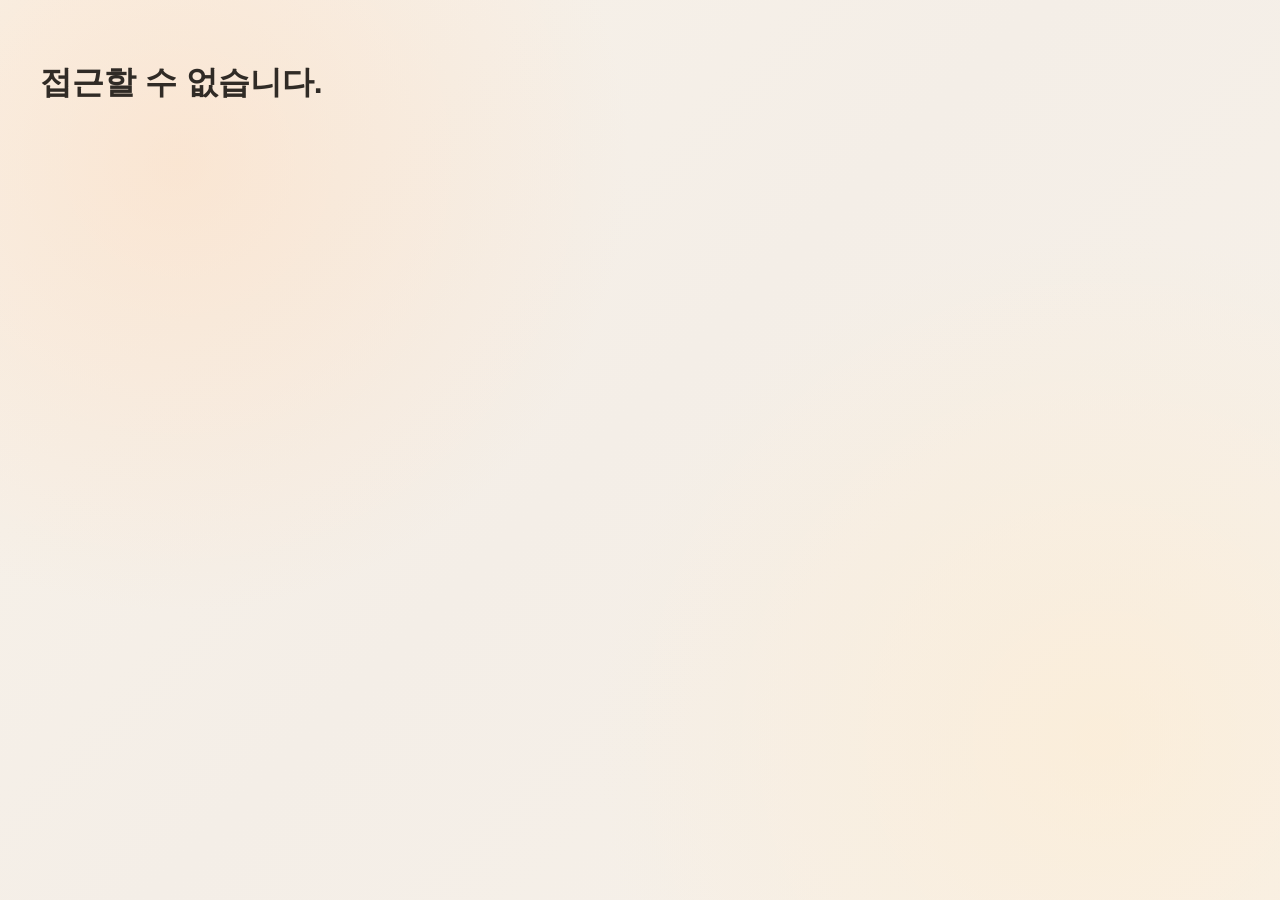
<file: admin.html>
<!DOCTYPE html>
<html lang="ko">

<head>
    <meta charset="UTF-8" />
    <meta name="viewport" content="width=device-width, initial-scale=1.0" />
    <title>Lecture Admin</title>

    <link rel="stylesheet" href="style.css" />
</head>

<body class="admin-page">

    <main class="admin-wrap">

        <h1>Lecture Control</h1>

        <section>
            <h2>슬라이드 목록</h2>

            <div id="slide-list"></div>
        </section>


        <section class="admin-question-section">
        
            <h2>질문 답변</h2>
        
            <div id="answer-list"></div>
        
        </section>

        <section class="admin-reset-section">
            <button id="reset-answers-button">
                답변 데이터 초기화
            </button>
        </section>

        <section class="admin-status-section">
        
            <h2>강의 상태</h2>
        
            <div class="admin-status-controls">
        
                <button id="set-live-button" type="button" class="admin-status-button">
                    LIVE
                </button>
        
                <button id="set-ended-button" type="button" class="admin-status-button">
                    종료
                </button>
        
            </div>
        
            <p id="lecture-status-text" class="admin-status-text">
                현재 상태 확인 중...
            </p>
        
        </section>

    </main>

    <script src="data/content.js"></script>
    <script src="js/admin.js"></script>

</body>

</html>
</file>
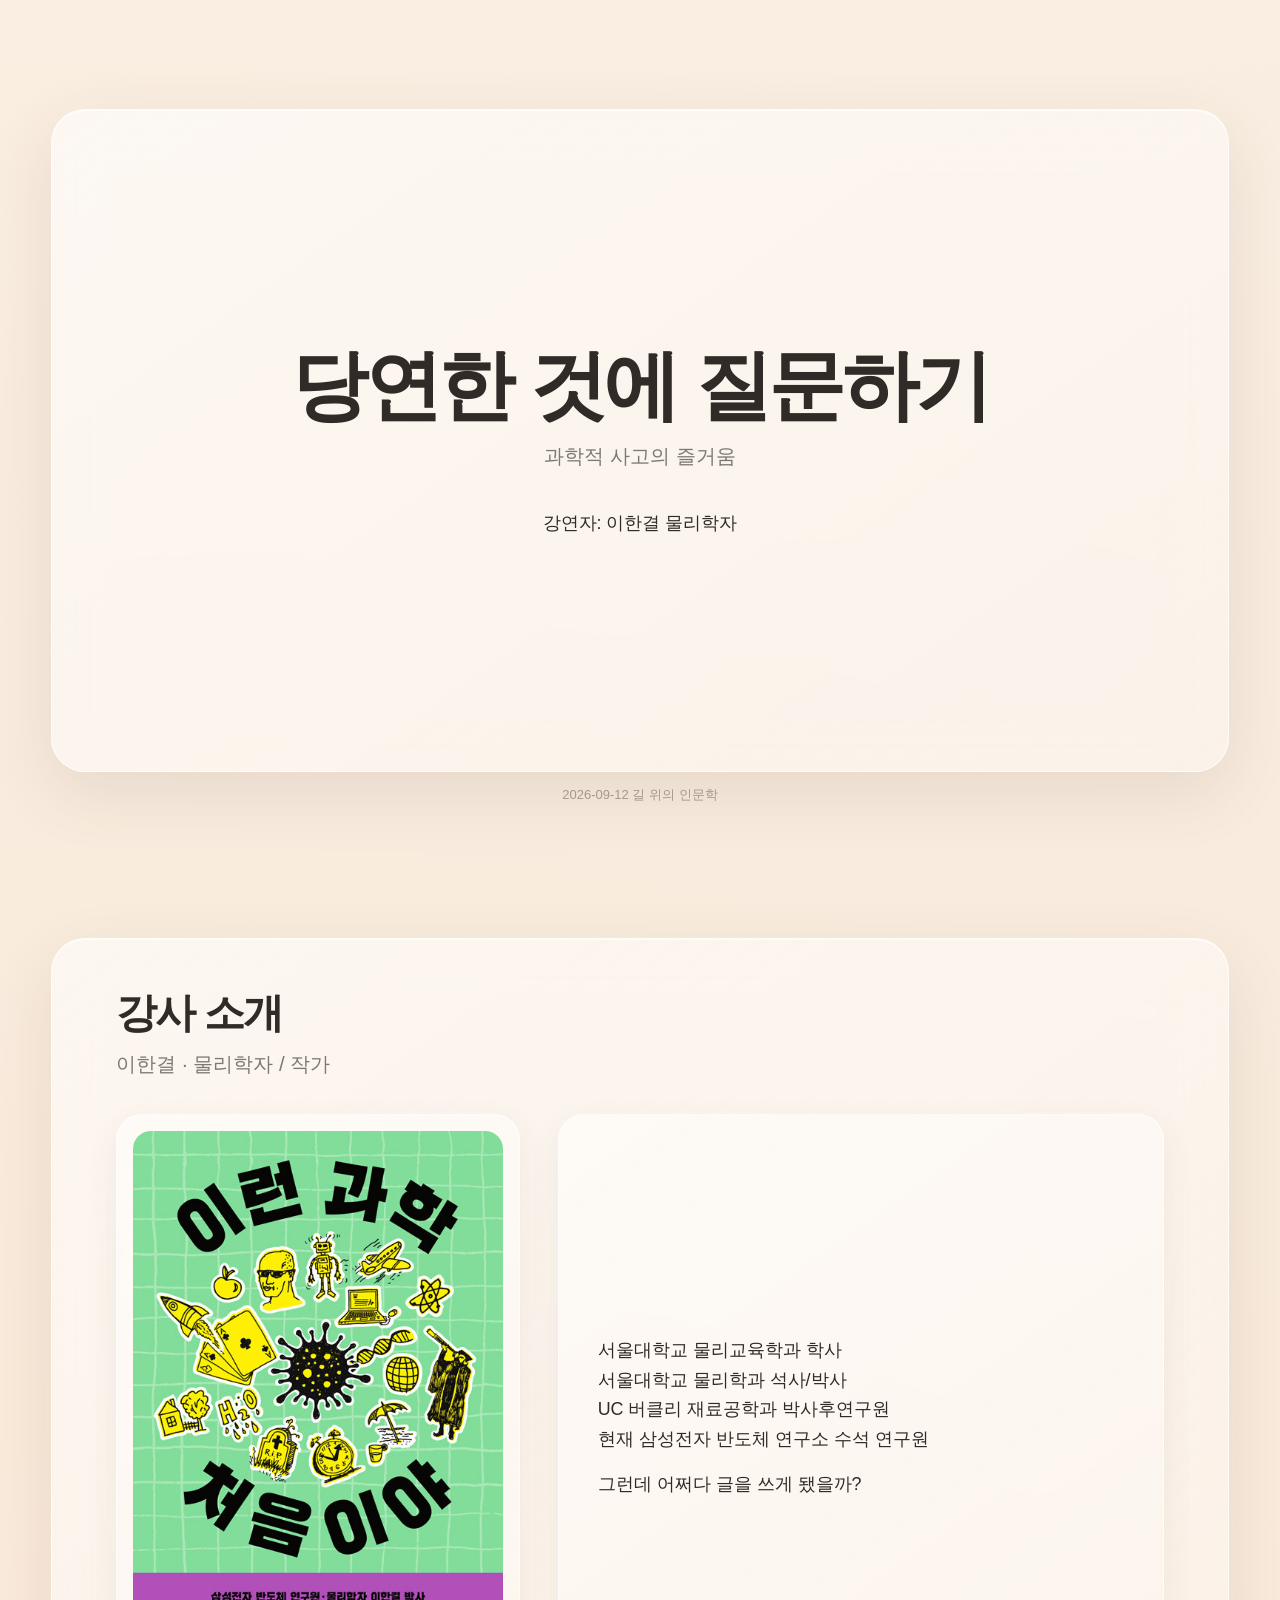
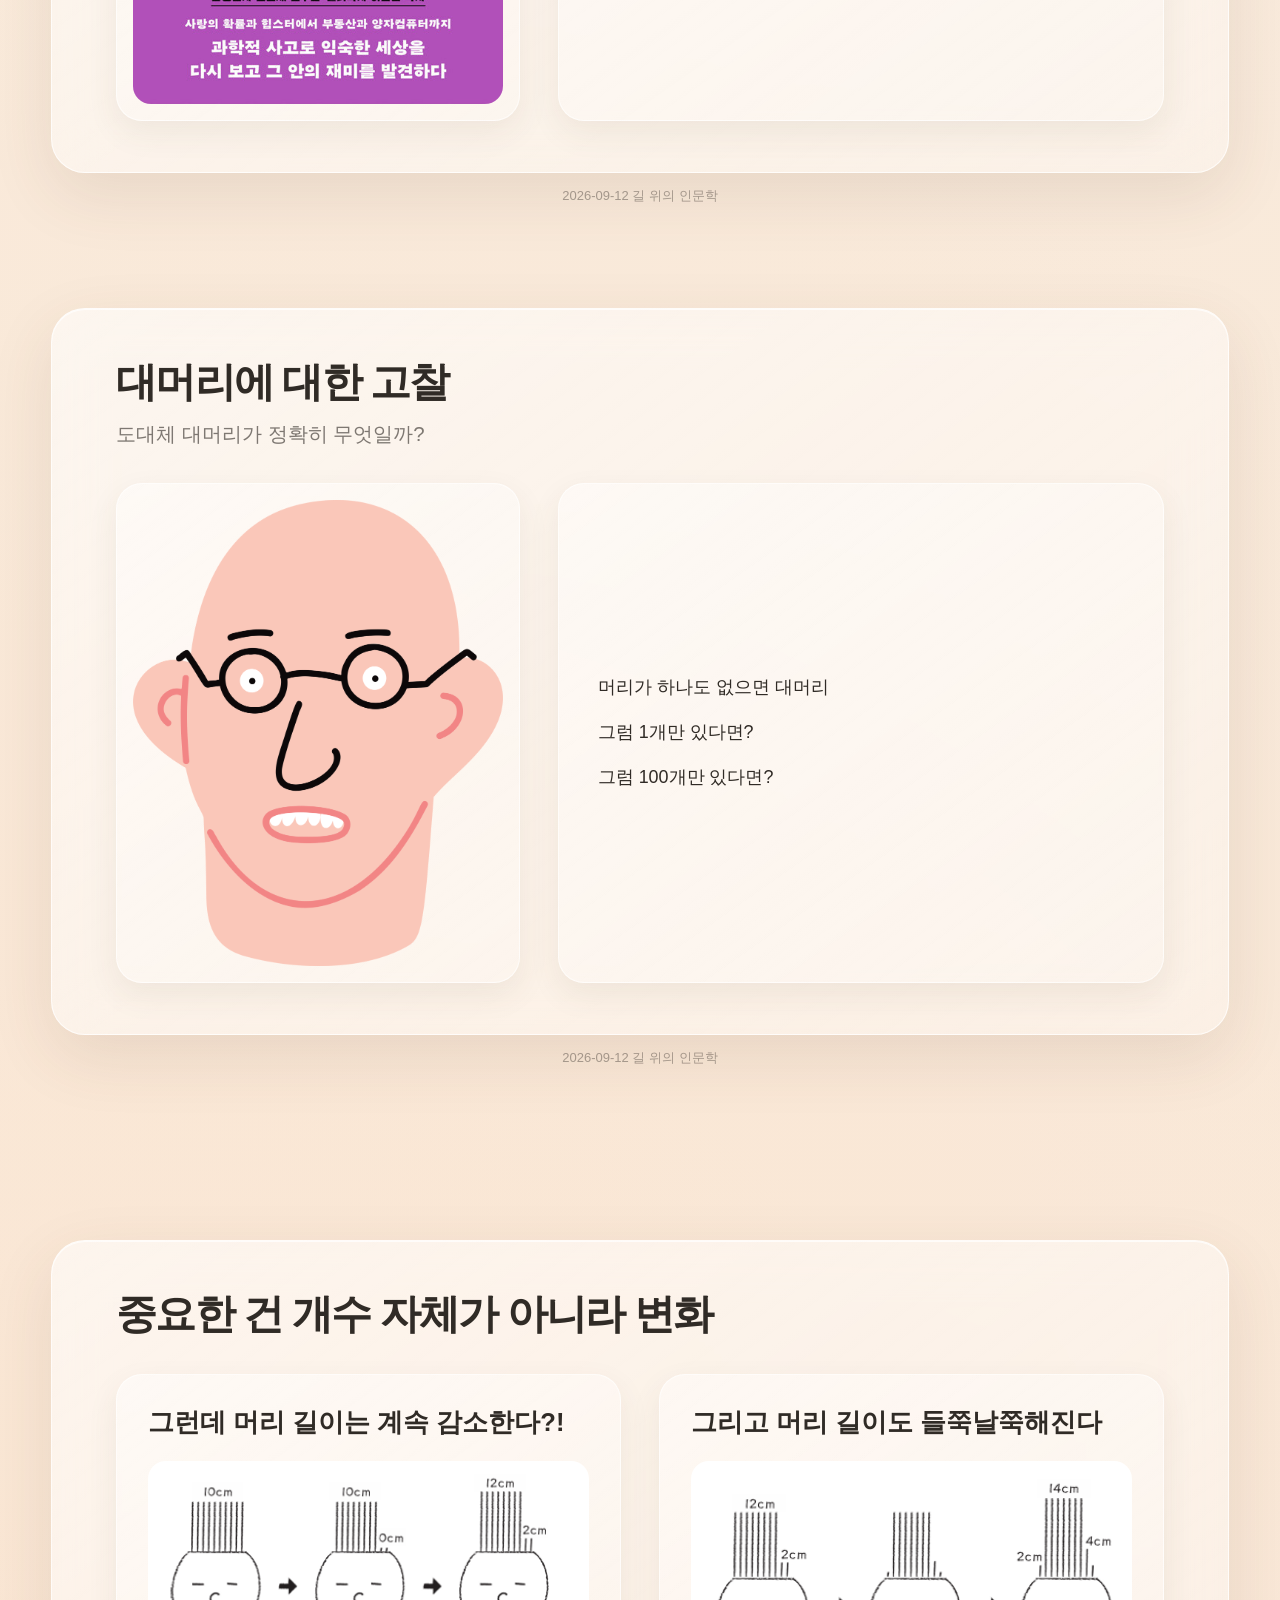
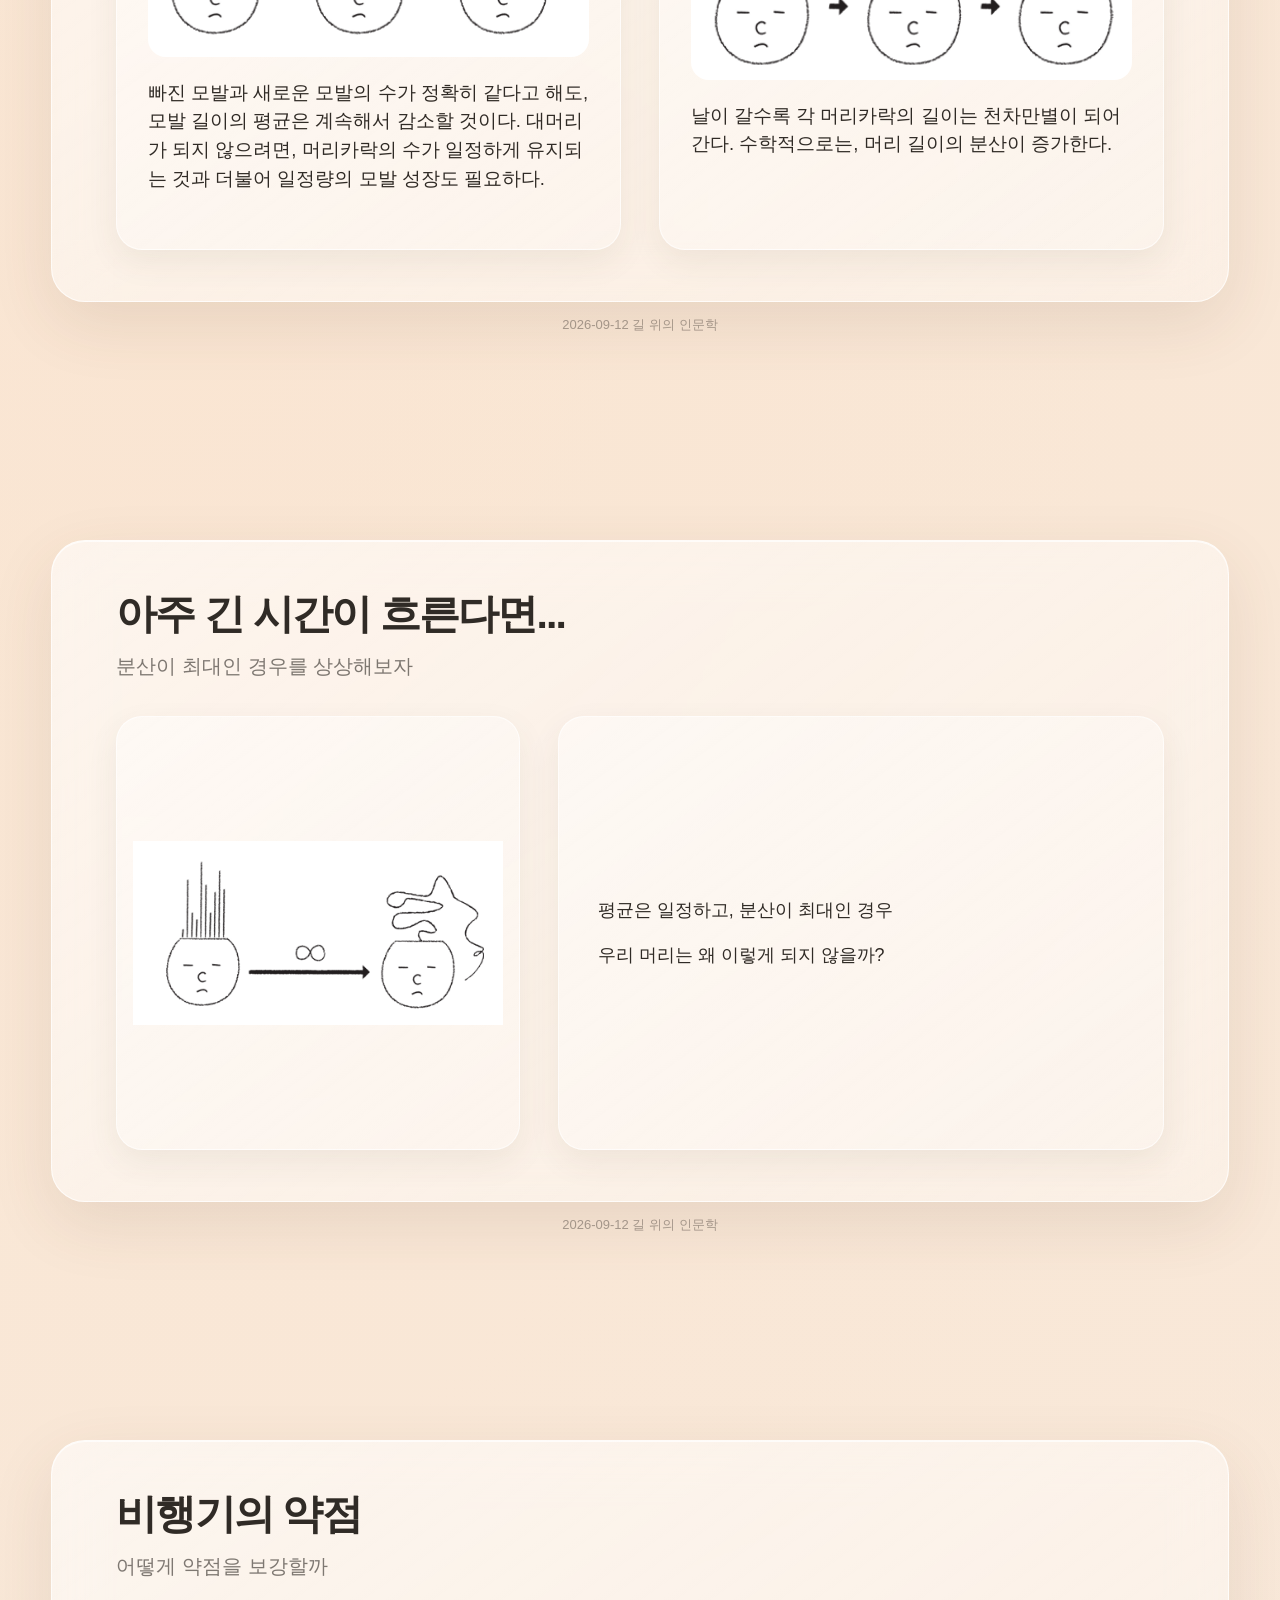
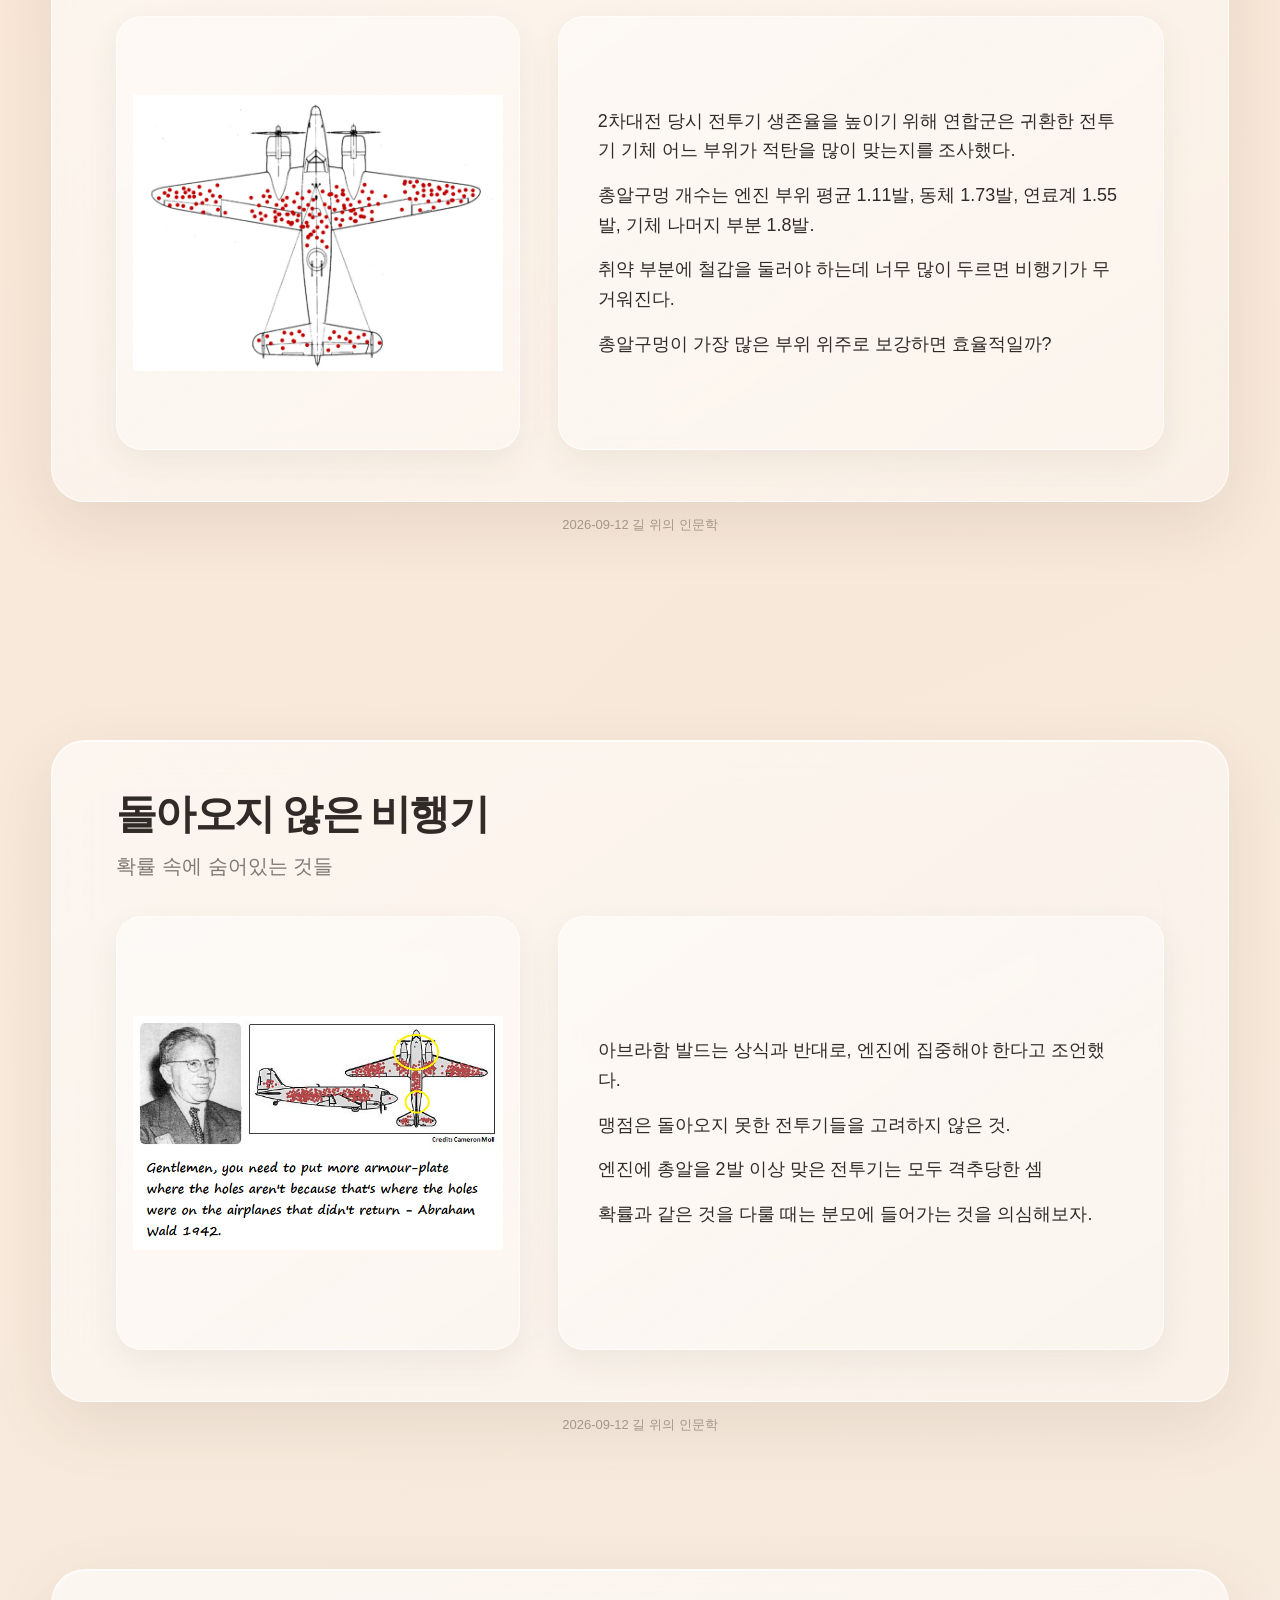
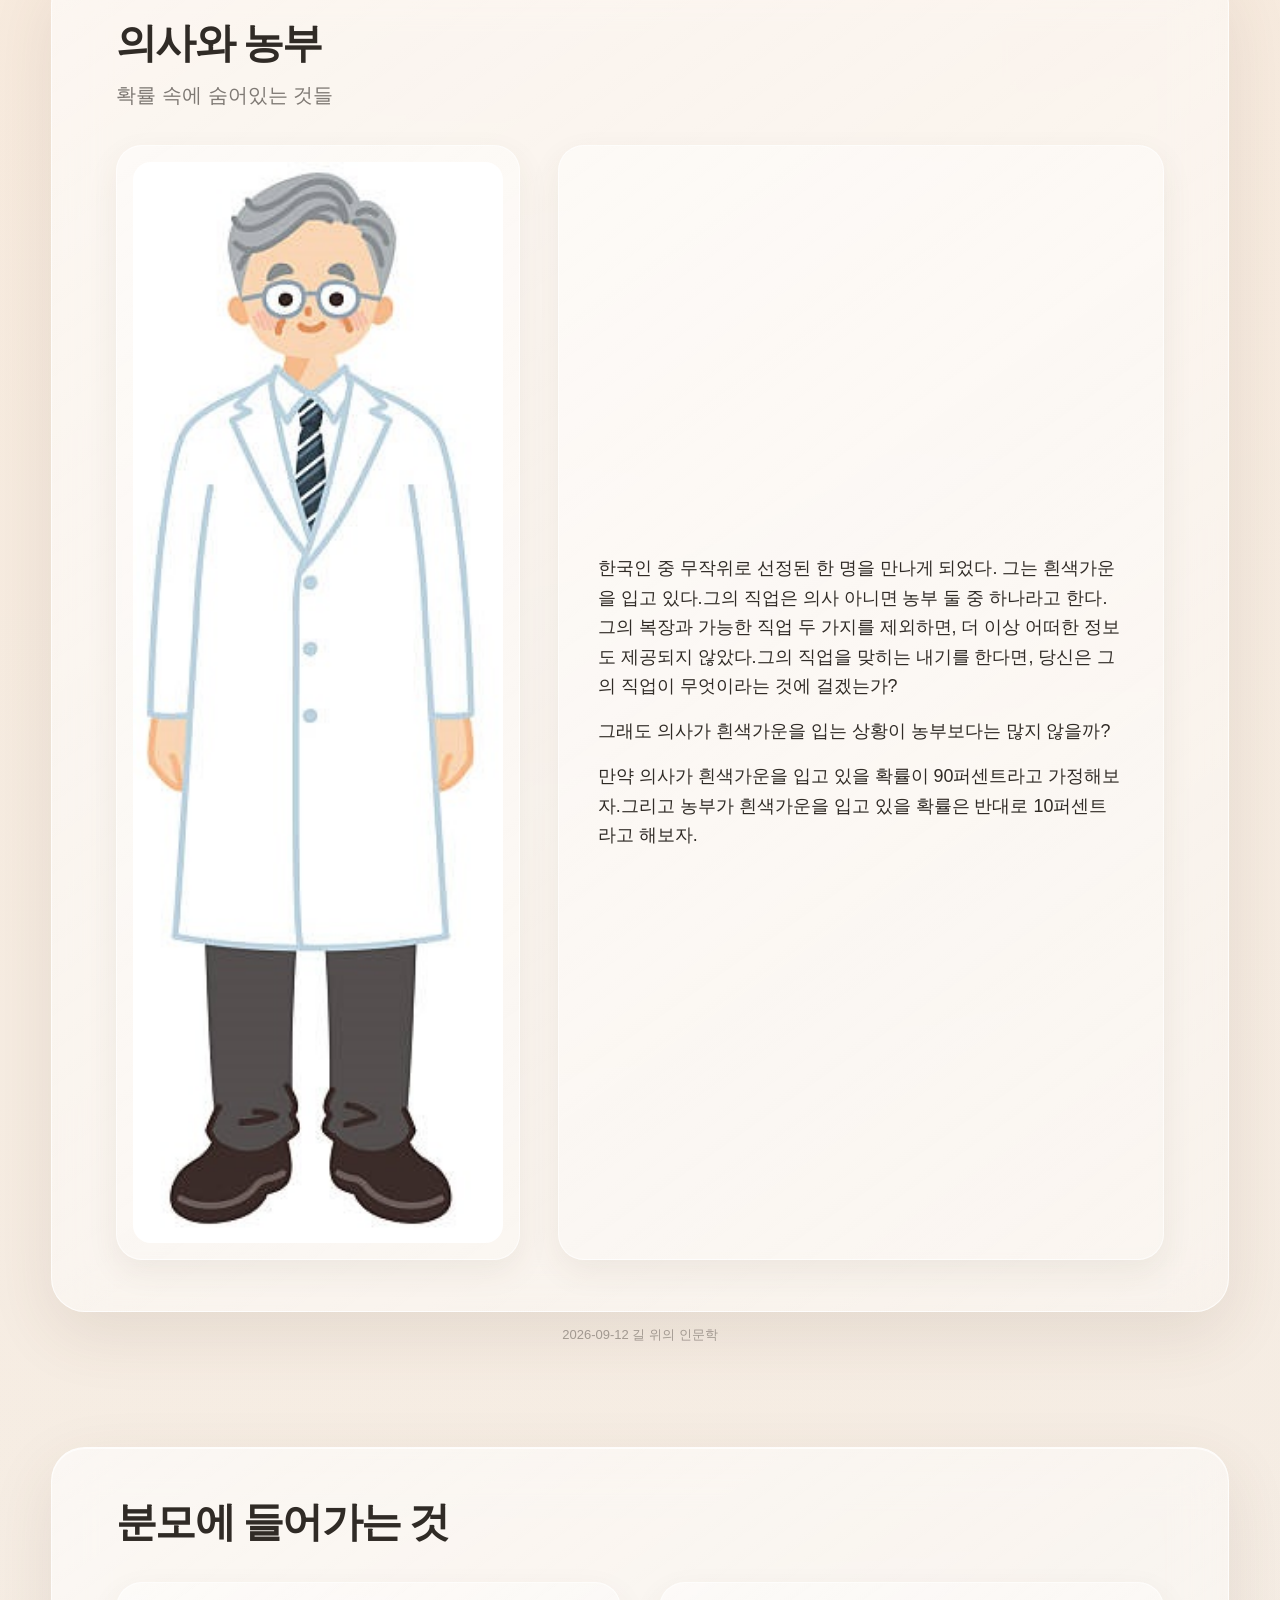
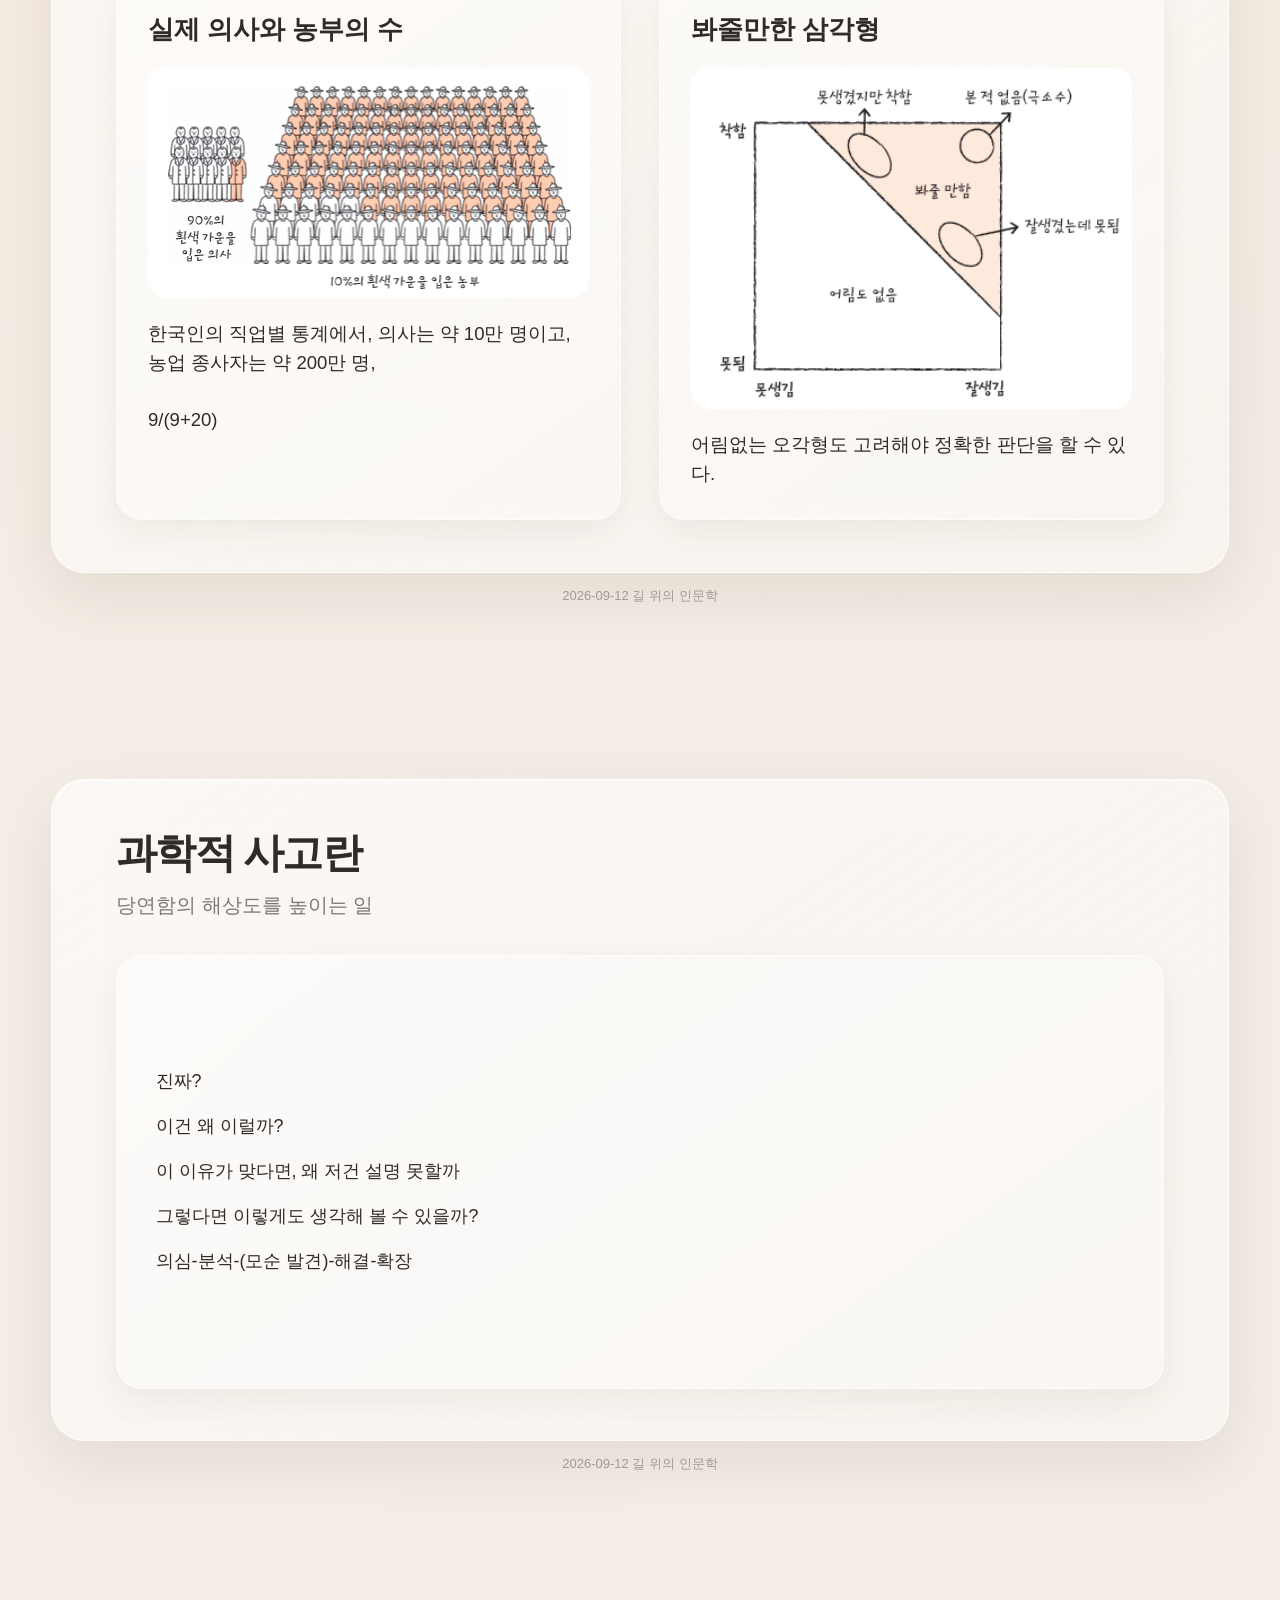
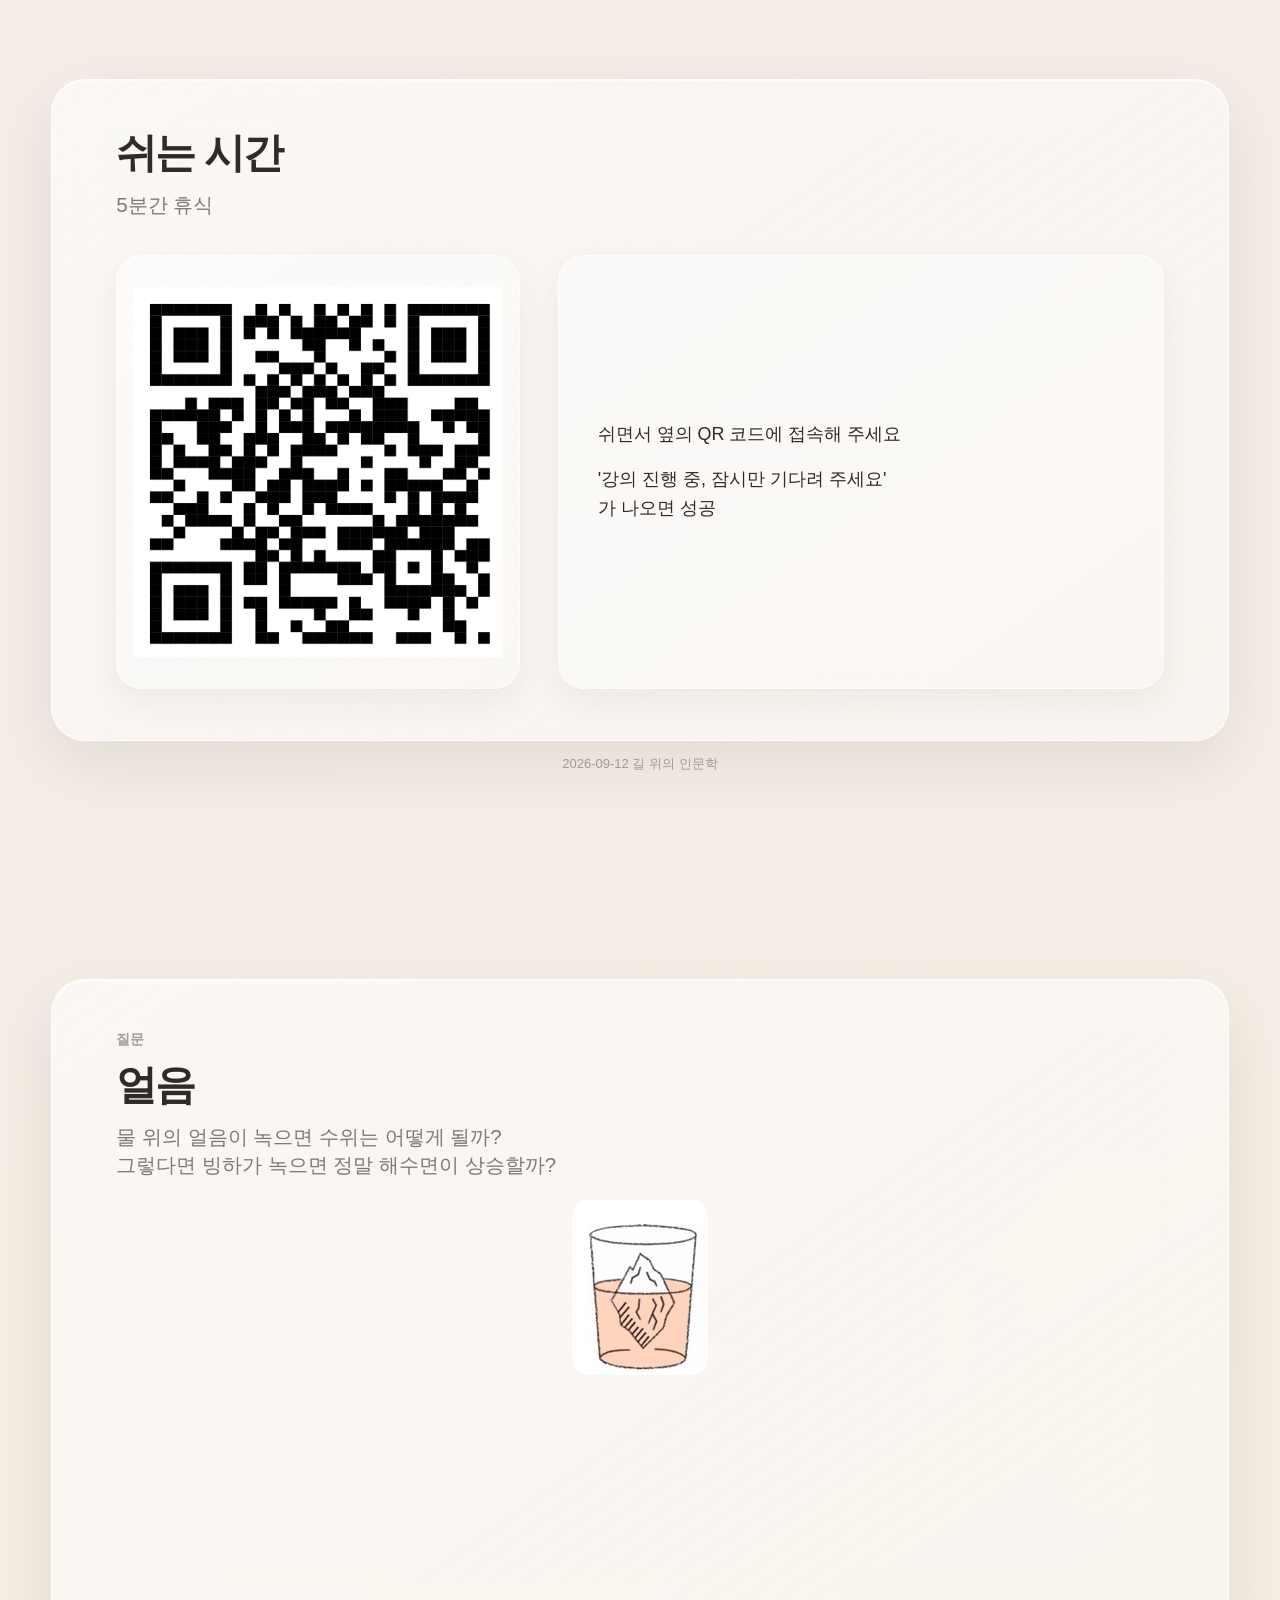
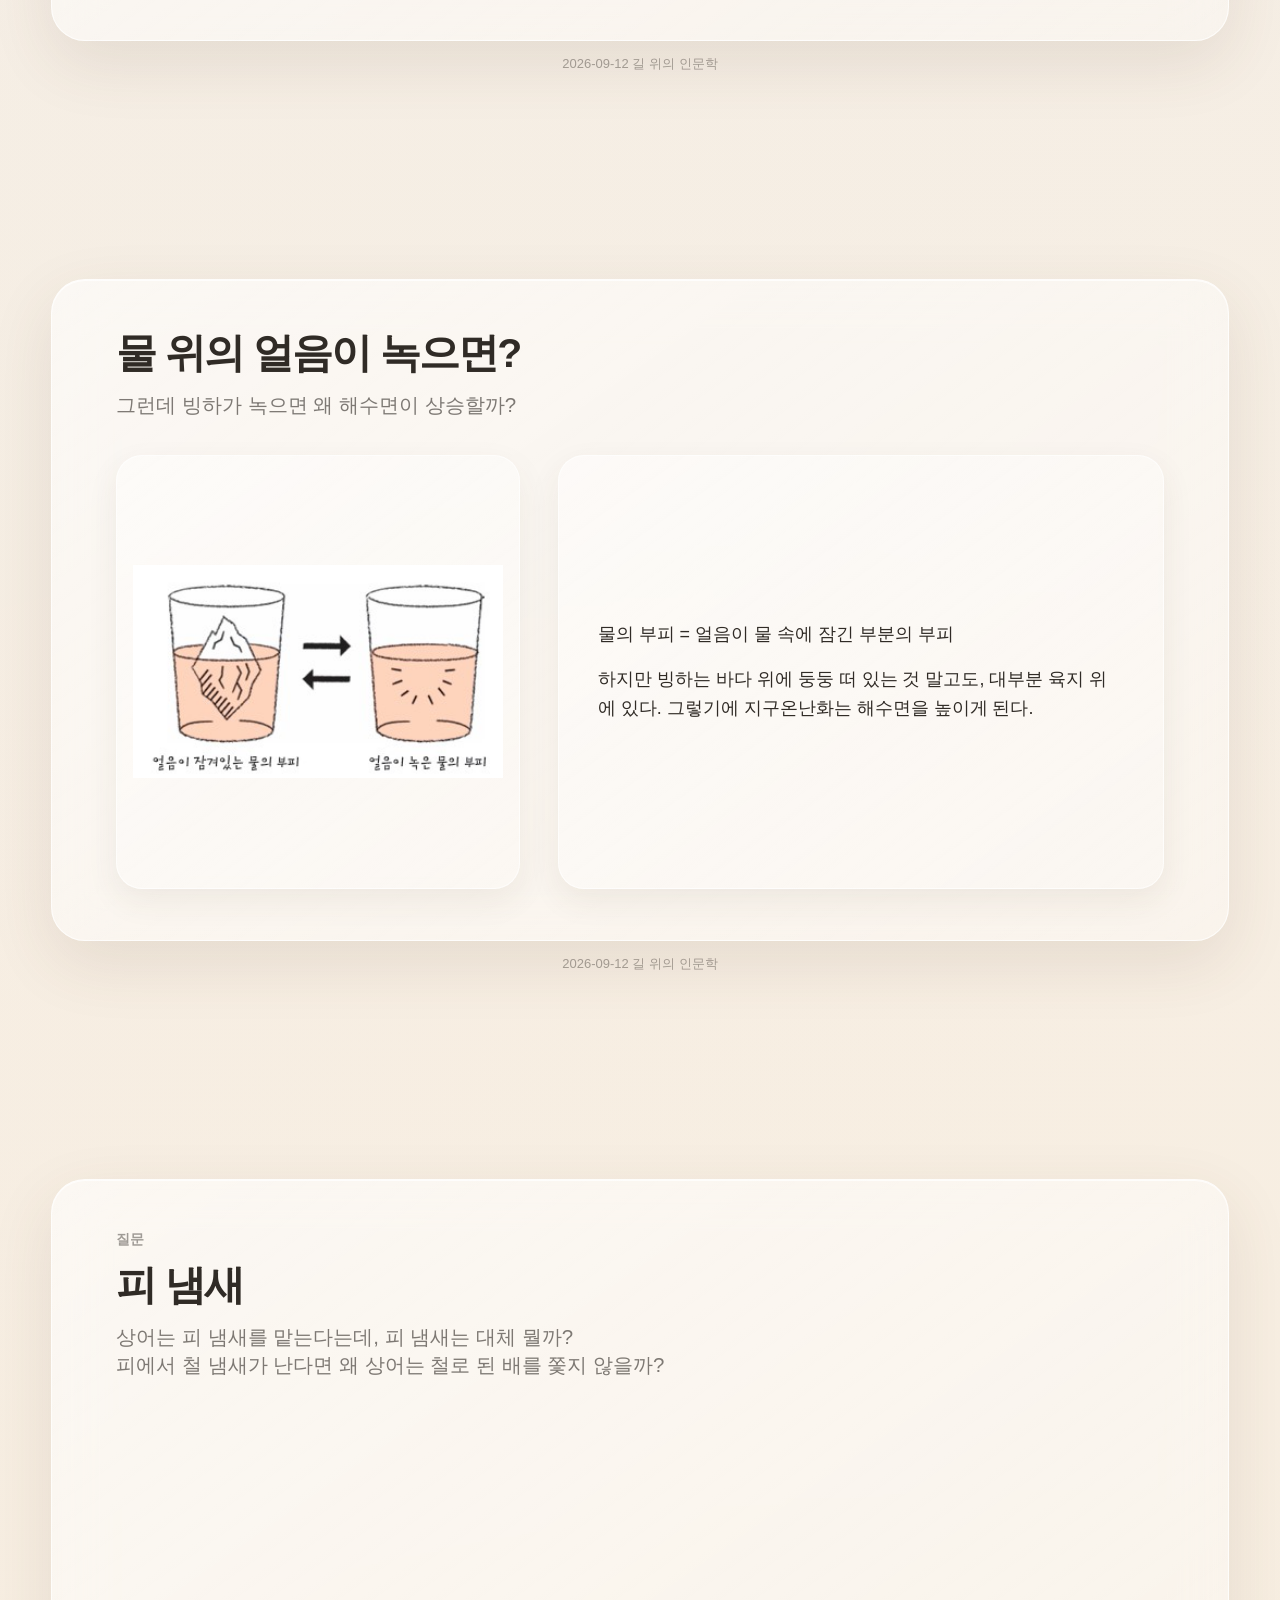
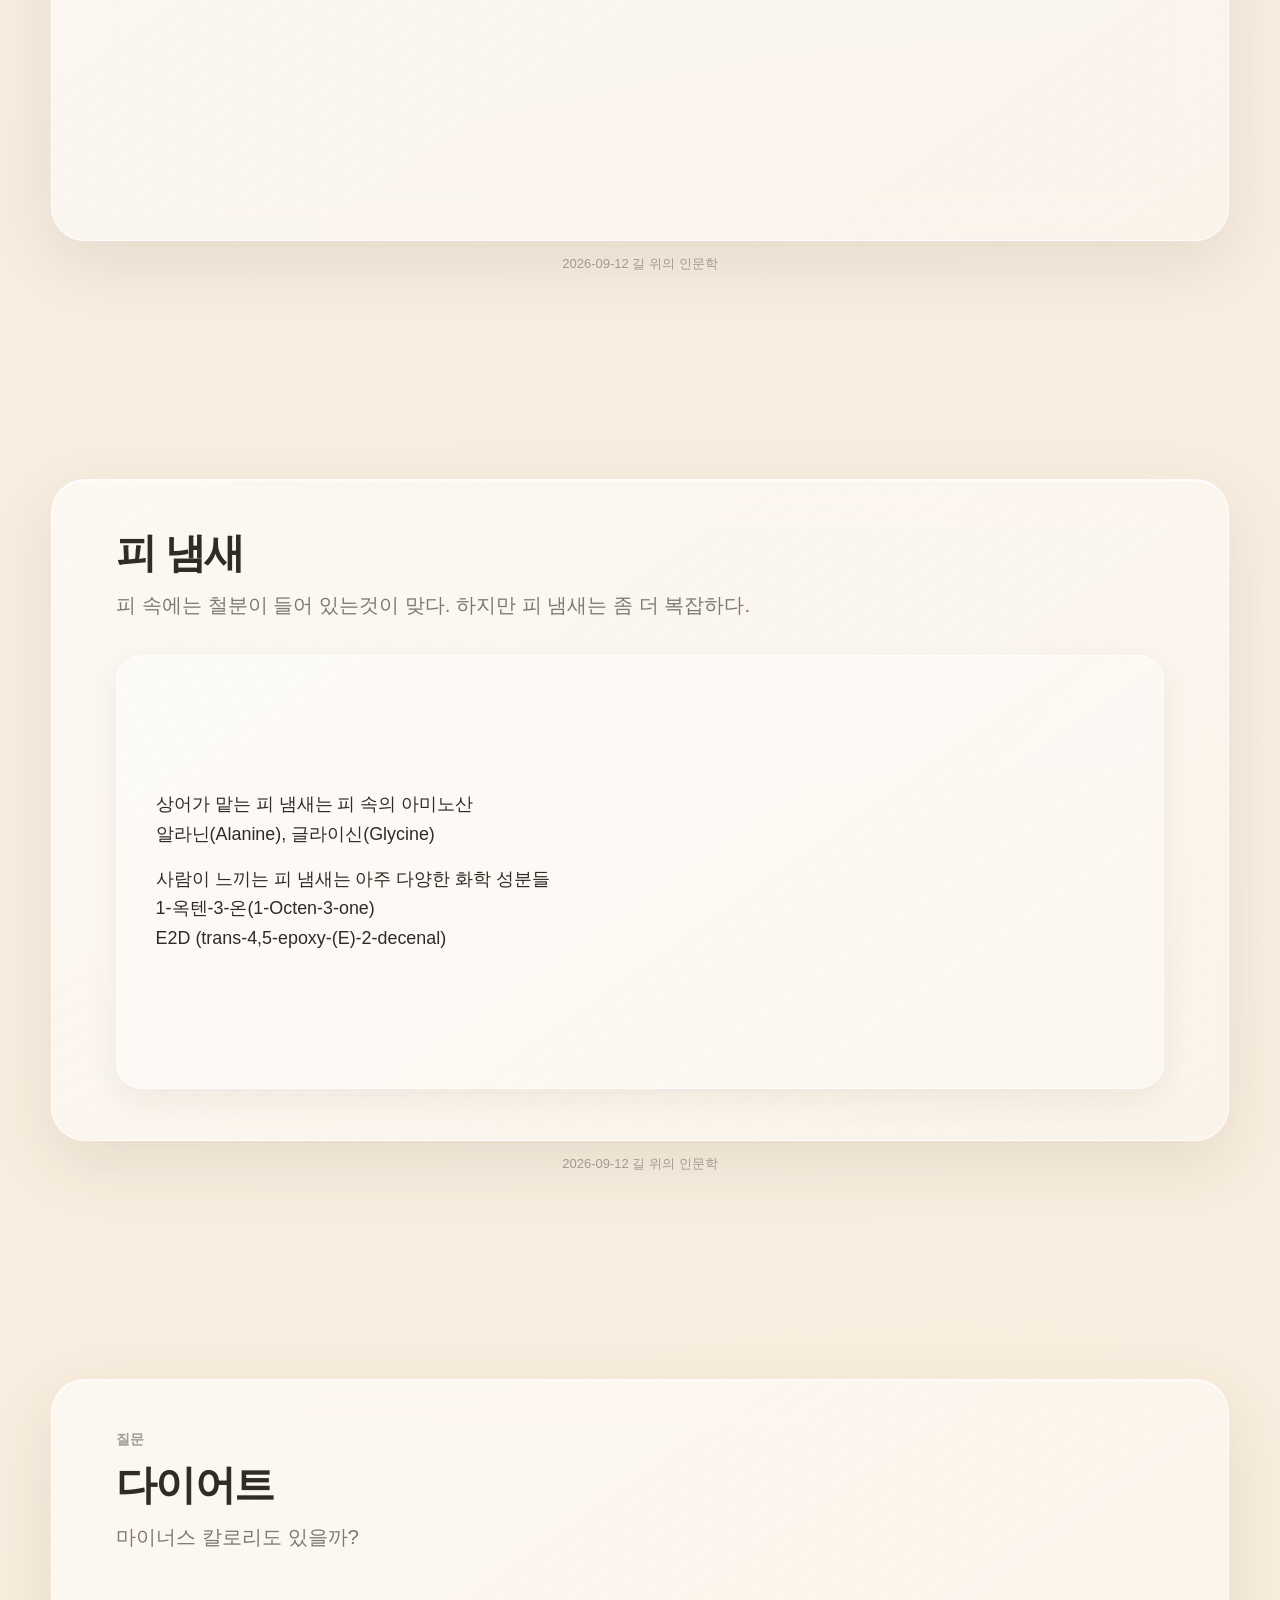
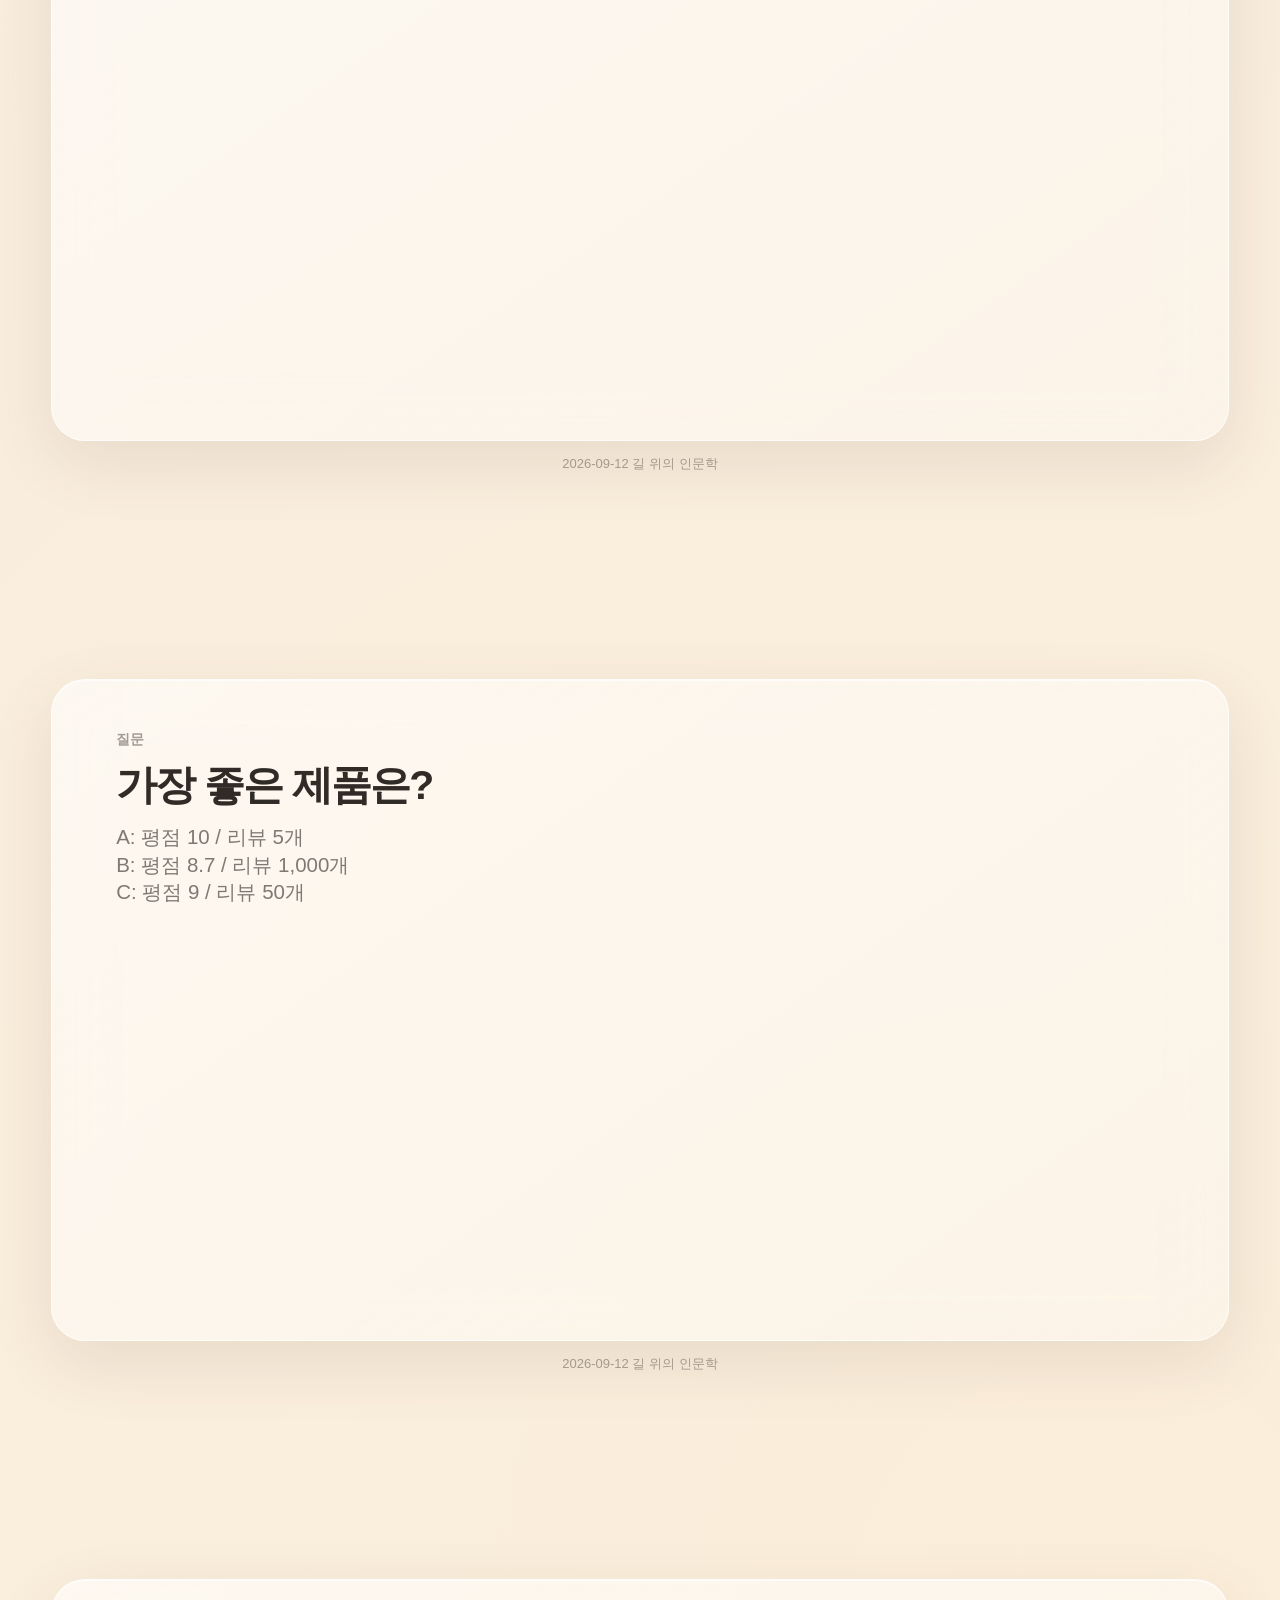
<file: backup.html>
<!DOCTYPE html>
<html lang="ko">

<head>
    <meta charset="UTF-8" />
    <meta name="viewport" content="width=device-width, initial-scale=1.0" />

    <title>강의자료 백업</title>

    <link rel="stylesheet" href="style.css" />
</head>

<body class="backup-page">

    <main id="backup-root"></main>

    <script src="data/content.js"></script>
    <script src="js/backup.js"></script>

</body>

</html>
</file>
<file: style.css>
/* --------------------------------
   Base
-------------------------------- */

* {
    box-sizing: border-box;
}

html,
body {
    margin: 0;
    width: 100%;
    min-height: 100%;
}

body {
    min-height: 100vh;

    font-family:
        -apple-system,
        BlinkMacSystemFont,
        "Segoe UI",
        "Pretendard",
        sans-serif;

    color: #302b26;

    background:
        radial-gradient(circle at 14% 18%,
            rgba(255, 214, 180, 0.42),
            transparent 34%),
        radial-gradient(circle at 86% 82%,
            rgba(255, 235, 205, 0.52),
            transparent 38%),
        linear-gradient(135deg,
            #f8f2e9 0%,
            #f4eee7 48%,
            #f7f1e9 100%);

    overflow: hidden;
}

#presentation-root {
    width: 100%;
    min-height: 100vh;
}


/* --------------------------------
   Presentation stage
-------------------------------- */

.screen {
    width: 100%;
    height: 100vh;

    display: flex;
    flex-direction: column;
    align-items: center;
    justify-content: center;

    padding:
        clamp(22px, 2.8vw, 46px) clamp(24px, 3.5vw, 58px) clamp(14px, 2vw, 28px);
}


/* --------------------------------
   Main slide glass card
-------------------------------- */

.slide-card {
    width: min(92vw, 1500px);
    height: min(82vh, 860px);

    display: flex;
    flex-direction: column;

    padding:
        clamp(34px, 4vw, 62px) clamp(38px, 5vw, 78px);

    background:
        linear-gradient(145deg,
            rgba(255, 255, 255, 0.58),
            rgba(255, 255, 255, 0.34));

    backdrop-filter: blur(26px);
    -webkit-backdrop-filter: blur(26px);

    border:
        1px solid rgba(255, 255, 255, 0.72);

    border-radius: 34px;

    box-shadow:
        0 22px 65px rgba(88, 67, 44, 0.11),
        inset 0 1px 0 rgba(255, 255, 255, 0.72);
}


/* --------------------------------
   Header
-------------------------------- */

.slide-header {
    flex: 0 0 auto;
}

.slide-header h1 {
    font-size: clamp(32px, 3.2vw, 56px);
}

.slide-header h2 {
    font-size: clamp(18px, 1.6vw, 26px);
    white-space: pre-line;
}


/* --------------------------------
   Content
-------------------------------- */

.slide-content {
    flex: 1;
    min-height: 0;

    margin-top: clamp(28px, 4vh, 48px);
}


/* 기본: 이미지 40 / 텍스트 60 */

.split-layout {
    display: grid;
    grid-template-columns: 40fr 60fr;
    gap: clamp(24px, 3vw, 46px);
}


/* 이미지가 없을 때 */

.text-layout {
    display: flex;
    width: 100%;
}


/* --------------------------------
   Floating content cards
-------------------------------- */

.text-panel,
.image-panel,
.column-card {
    background:
        linear-gradient(145deg,
            rgba(255, 255, 255, 0.46),
            rgba(255, 255, 255, 0.25));

    backdrop-filter: blur(16px);
    -webkit-backdrop-filter: blur(16px);

    border:
        1px solid rgba(255, 255, 255, 0.62);

    border-radius: 26px;

    box-shadow:
        0 12px 32px rgba(81, 63, 45, 0.075);
}


/* --------------------------------
   Text panel
-------------------------------- */

.text-panel {
    width: 100%;

    padding: clamp(28px, 3vw, 44px);

    display: flex;
    flex-direction: column;
    justify-content: center;

    font-size: clamp(17px, 1.4vw, 24px);
    line-height: 1.65;
}

.text-panel p {
    margin: 0 0 0.85em;

    white-space: pre-line;
}

.text-panel p:last-child {
    margin-bottom: 0;
}


/* --------------------------------
   Image panel
-------------------------------- */

.image-panel {
    padding: clamp(12px, 1.2vw, 18px);

    display: flex;
    align-items: center;
    justify-content: center;

    min-width: 0;
    min-height: 0;

    overflow: hidden;
}

.image-panel img {
    width: 100%;
    height: 100%;

    display: block;

    object-fit: contain;

    border-radius: 18px;
}


/* --------------------------------
   Footer
   Main card 밖에 위치
-------------------------------- */

.slide-footer {
    flex: 0 0 auto;

    margin-top: clamp(12px, 1.4vh, 18px);

    font-size: clamp(13px, 0.95vw, 17px);
    font-weight: 500;

    letter-spacing: -0.01em;

    color: rgba(48, 43, 38, 0.4);

    text-align: center;
}


/* --------------------------------
   Cover / Center slide
-------------------------------- */

.center-slide {
    justify-content: center;
}

.center-slide .slide-header {
    text-align: center;
}

.center-slide .slide-header h1 {
    font-size: clamp(54px, 6vw, 96px);
}

.center-slide .slide-header h2 {
    margin-top: 20px;

    font-size: clamp(24px, 2.3vw, 36px);
}

.center-slide .slide-content {
    flex: 0 0 auto;

    margin-top: clamp(34px, 5vh, 54px);

    display: flex;
    justify-content: center;
}

.center-slide .text-panel {
    width: auto;

    padding: 0;

    background: transparent;

    backdrop-filter: none;
    -webkit-backdrop-filter: none;

    border: none;
    box-shadow: none;

    text-align: center;

    font-size: clamp(19px, 1.6vw, 27px);

    color: rgba(48, 43, 38, 0.7);
}


/* --------------------------------
   Double column
-------------------------------- */

.double-column {
    flex: 1;
    min-height: 0;

    margin-top: clamp(28px, 4vh, 48px);

    display: grid;
    grid-template-columns: 1fr 1fr;

    gap: clamp(24px, 3vw, 44px);
}

.column-card {
    min-width: 0;
    min-height: 0;

    padding: clamp(22px, 2.4vw, 34px);

    display: flex;
    flex-direction: column;
}

.column-card h2 {
    margin: 0 0 22px;

    font-size: clamp(21px, 2vw, 31px);
    line-height: 1.3;

    font-weight: 650;
    letter-spacing: -0.025em;
}

.column-card img {
    width: 100%;

    flex: 1;
    min-height: 0;

    display: block;

    object-fit: contain;

    border-radius: 18px;
}

.column-card p {
    margin: 22px 0 0;

    font-size: clamp(18px, 1.45vw, 24px);
    line-height: 1.55;

    white-space: pre-line;
}


/* --------------------------------
   4:3 projector support
-------------------------------- */

@media (max-aspect-ratio: 4/3) {

    .screen {
        padding:
            24px 28px 14px;
    }

    .slide-card {
        width: 94vw;
        height: 84vh;

        padding:
            36px 44px;
    }

    .split-layout {
        grid-template-columns: 44fr 56fr;

        gap: 24px;
    }

    .slide-header h1 {
        font-size: clamp(34px, 4.2vw, 54px);
    }

    .slide-header h2 {
        font-size: clamp(19px, 2vw, 27px);
    }

    .text-panel {
        padding: 28px;

        font-size: clamp(18px, 2vw, 25px);
    }

    .double-column {
        gap: 22px;
    }
}


/* --------------------------------
   Smaller laptop screens
-------------------------------- */

@media (max-height: 720px) {

    .slide-card {
        height: 80vh;

        padding-top: 30px;
        padding-bottom: 30px;
    }

    .slide-content,
    .double-column {
        margin-top: 24px;
    }

    .slide-footer {
        margin-top: 9px;
    }
}


/* --------------------------------
   Admin
-------------------------------- */

.admin-page {
    min-height: 100vh;
    overflow: auto;
}

.admin-wrap {
    width: min(900px, 92vw);
    margin: 60px auto;
}

.admin-wrap h1 {
    margin-bottom: 40px;
}

.admin-wrap h2 {
    margin-bottom: 18px;
}

#slide-list {
    display: flex;
    flex-direction: column;
    gap: 10px;
}

.admin-slide-button {
    width: 100%;

    padding: 16px 18px;

    display: flex;
    align-items: center;
    gap: 16px;

    border: 1px solid rgba(0, 0, 0, 0.08);
    border-radius: 14px;

    background: rgba(255, 255, 255, 0.65);

    font: inherit;
    text-align: left;

    cursor: pointer;
}

.admin-slide-button span {
    min-width: 28px;
    opacity: 0.45;
}

.admin-slide-button.active {
    background: rgba(255, 255, 255, 0.95);
    border-color: rgba(0, 0, 0, 0.22);
}

/* --------------------------------
   Question presentation
-------------------------------- */

.question-screen {
    overflow-y: auto;
    justify-content: flex-start;

    padding-top:
        clamp(34px, 5vh, 70px);
}

.question-stage {
    width: min(92vw, 1500px);

    display: flex;
    flex-direction: column;

    gap: 18px;
}

.question-card {
    padding:
        clamp(30px, 4vw, 56px);

    background:
        linear-gradient(145deg,
            rgba(255, 255, 255, 0.58),
            rgba(255, 255, 255, 0.34));

    backdrop-filter: blur(26px);
    -webkit-backdrop-filter: blur(26px);

    border:
        1px solid rgba(255, 255, 255, 0.72);

    border-radius: 32px;

    box-shadow:
        0 22px 65px rgba(88, 67, 44, 0.11);
}

.submission-count {
    margin-top: 26px;

    font-size: 18px;
    font-weight: 600;

    color:
        rgba(48, 43, 38, 0.48);
}

.public-answer-list {
    display: flex;
    flex-direction: column;

    gap: 12px;
}

.public-answer-card {
    width: 100%;

    padding:
        18px 24px;

    border-radius: 20px;

    background:
        rgba(255, 255, 255, 0.48);

    border:
        1px solid rgba(255, 255, 255, 0.68);

    box-shadow:
        0 10px 26px rgba(81, 63, 45, 0.07);

    font-size:
        clamp(18px, 1.5vw, 25px);

    line-height: 1.5;
}


/* --------------------------------
   Student
-------------------------------- */

.student-page {
    min-height: 100vh;

    overflow-y: auto;
}

.student-shell {
    width: 100%;
    min-height: 100vh;

    display: flex;
    align-items: center;
    justify-content: center;

    padding: 24px;
}

.student-card {
    width: min(620px, 100%);

    padding: 30px;

    border-radius: 28px;

    background:
        rgba(255, 255, 255, 0.52);

    backdrop-filter: blur(20px);
    -webkit-backdrop-filter: blur(20px);

    border:
        1px solid rgba(255, 255, 255, 0.68);

    box-shadow:
        0 18px 48px rgba(80, 64, 47, 0.1);
}

.student-eyebrow {
    margin-bottom: 12px;

    font-size: 14px;
    font-weight: 700;

    color:
        rgba(48, 43, 38, 0.45);
}

.student-card h1 {
    margin:
        0 0 10px;

    font-size:
        clamp(28px, 7vw, 40px);

    line-height: 1.2;
}

.student-question-subtitle {
    margin:
        0 0 28px;

    font-size: 18px;
    line-height: 1.5;

    color:
        rgba(48, 43, 38, 0.65);
}

.student-label {
    display: block;

    margin:
        20px 0 8px;

    font-size: 14px;
    font-weight: 700;
}

.student-input,
.student-textarea {
    width: 100%;

    padding:
        14px 16px;

    border:
        1px solid rgba(48, 43, 38, 0.12);

    border-radius: 14px;

    background:
        rgba(255, 255, 255, 0.6);

    font: inherit;

    outline: none;
}

.student-textarea {
    min-height: 160px;

    resize: vertical;
}

.student-submit-button,
.student-edit-button {
    width: 100%;

    margin-top: 22px;

    padding:
        14px 18px;

    border: none;
    border-radius: 14px;

    background: #332e29;

    color: white;

    font: inherit;
    font-weight: 700;

    cursor: pointer;
}

.student-submitted {
    margin-top: 28px;
}

.submitted-message {
    font-weight: 700;
}

.submitted-answer {
    margin-top: 14px;

    padding: 16px;

    border-radius: 14px;

    background:
        rgba(255, 255, 255, 0.45);

    line-height: 1.55;
}


/* --------------------------------
   Admin answers
-------------------------------- */

.admin-question-section {
    margin-top: 40px;
}

#answer-list {
    display: flex;
    flex-direction: column;

    gap: 10px;
}

.admin-answer-button {
    width: 100%;

    padding: 14px 16px;

    display: grid;
    grid-template-columns:
        110px 1fr 70px;

    gap: 12px;

    align-items: center;

    border:
        1px solid rgba(0, 0, 0, 0.08);

    border-radius: 12px;

    background:
        rgba(255, 255, 255, 0.65);

    text-align: left;

    cursor: pointer;
}

.admin-answer-button.public {
    border-color:
        rgba(0, 0, 0, 0.32);

    background:
        rgba(255, 255, 255, 0.98);
}

.admin-answer-button small {
    text-align: right;

    opacity: 0.5;
}

.admin-empty {
    opacity: 0.5;
}

/* --------------------------------
   Question image
-------------------------------- */

.question-image {
    margin-top: 18px;

    display: flex;
    justify-content: center;
    align-items: center;

    max-height: 16vh;

    overflow: hidden;
}

.question-image img {
    max-width: 100%;
    max-height: 16vh;

    object-fit: contain;

    border-radius: 16px;
}


/* 학생 화면 질문 이미지 */

.student-question-image {
    margin: 18px 0 24px;

    display: flex;
    justify-content: center;
    align-items: center;
}

.student-question-image img {
    max-width: 100%;
    max-height: 220px;

    object-fit: contain;

    border-radius: 14px;
}

/* --------------------------------
   Backup page
-------------------------------- */

.backup-page {
    min-height: 100vh;
    overflow-y: auto;
}

#backup-root {
    width: 100%;
}

.backup-slide {
    width: 100%;
    min-height: 100vh;

    display: flex;
    flex-direction: column;
    align-items: center;
    justify-content: center;

    padding:
        clamp(24px, 3vw, 48px) clamp(24px, 3.5vw, 58px) clamp(16px, 2vw, 30px);
}

.backup-slide-card {
    width: min(92vw, 1500px);
    aspect-ratio: 16 / 9;

    display: flex;
    flex-direction: column;

    padding:
        clamp(34px, 4vw, 62px) clamp(38px, 5vw, 78px);

    background:
        linear-gradient(145deg,
            rgba(255, 255, 255, 0.58),
            rgba(255, 255, 255, 0.34));

    backdrop-filter: blur(26px);
    -webkit-backdrop-filter: blur(26px);

    border:
        1px solid rgba(255, 255, 255, 0.72);

    border-radius: 34px;

    box-shadow:
        0 22px 65px rgba(88, 67, 44, 0.11),
        inset 0 1px 0 rgba(255, 255, 255, 0.72);
}


/* Header */

.backup-header h1 {
    margin: 0;

    font-size: clamp(32px, 3.2vw, 56px);
    line-height: 1.12;

    font-weight: 760;
    letter-spacing: -0.045em;
}

.backup-header h2 {
    margin: 14px 0 0;

    font-size: clamp(18px, 1.6vw, 26px);
    line-height: 1.35;

    font-weight: 500;

    color: rgba(48, 43, 38, 0.62);

    white-space: pre-line;
}


/* 기본 발표 슬라이드 */

.backup-content {
    flex: 1;
    min-height: 0;

    margin-top: clamp(28px, 4vh, 48px);
}

.backup-split-layout {
    display: grid;
    grid-template-columns: 40fr 60fr;

    gap: clamp(24px, 3vw, 46px);
}

.backup-text-layout {
    display: flex;
    width: 100%;
}

.backup-text-panel,
.backup-image-panel,
.backup-column-card {
    background:
        linear-gradient(145deg,
            rgba(255, 255, 255, 0.46),
            rgba(255, 255, 255, 0.25));

    border:
        1px solid rgba(255, 255, 255, 0.62);

    border-radius: 26px;

    box-shadow:
        0 12px 32px rgba(81, 63, 45, 0.075);
}

.backup-text-panel {
    width: 100%;

    padding: clamp(28px, 3vw, 44px);

    display: flex;
    flex-direction: column;
    justify-content: center;

    font-size: clamp(17px, 1.4vw, 24px);
    line-height: 1.65;
}

.backup-text-panel p {
    margin: 0 0 0.85em;

    white-space: pre-line;
}

.backup-text-panel p:last-child {
    margin-bottom: 0;
}

.backup-image-panel {
    padding: 16px;

    display: flex;
    align-items: center;
    justify-content: center;

    min-width: 0;
    min-height: 0;
}

.backup-image-panel img {
    width: 100%;
    height: 100%;

    object-fit: contain;

    border-radius: 18px;
}


/* 표지 */

.backup-center-slide {
    justify-content: center;
}

.backup-center-slide .backup-header {
    text-align: center;
}

.backup-center-slide .backup-header h1 {
    font-size: clamp(54px, 6vw, 96px);
}

.backup-center-slide .backup-content {
    flex: 0 0 auto;

    margin-top: 40px;

    justify-content: center;
}

.backup-center-slide .backup-text-panel {
    width: auto;

    padding: 0;

    background: transparent;

    border: none;
    box-shadow: none;

    text-align: center;
}


/* 더블 컬럼 */

.backup-double-column {
    flex: 1;
    min-height: 0;

    margin-top: clamp(28px, 4vh, 48px);

    display: grid;
    grid-template-columns: 1fr 1fr;

    gap: clamp(24px, 3vw, 44px);
}

.backup-column-card {
    min-width: 0;

    padding: clamp(22px, 2.4vw, 34px);

    display: flex;
    flex-direction: column;
}

.backup-column-card h2 {
    margin: 0 0 22px;

    font-size: clamp(21px, 2vw, 31px);
    line-height: 1.3;
}

.backup-column-card img {
    width: 100%;

    max-height: 48vh;

    object-fit: contain;

    border-radius: 18px;
}

.backup-column-card p {
    margin: 22px 0 0;

    font-size: clamp(18px, 1.45vw, 24px);
    line-height: 1.55;

    white-space: pre-line;
}


/* 질문 */

.backup-question-label {
    margin-bottom: 14px;

    font-size: 14px;
    font-weight: 700;

    opacity: 0.45;
}

.backup-question-image {
    margin-top: 22px;

    display: flex;
    justify-content: center;
}

.backup-question-image img {
    max-width: 100%;
    max-height: 20vh;

    object-fit: contain;

    border-radius: 16px;
}


/* Footer */

.backup-footer {
    margin-top: 14px;

    font-size: clamp(13px, 0.95vw, 17px);
    font-weight: 500;

    color: rgba(48, 43, 38, 0.4);

    text-align: center;
}


/* --------------------------------
   Print / PDF
-------------------------------- */

@media print {

    .backup-slide-card {
        width: 100%;
        aspect-ratio: 16 / 9;
        min-height: 0;

        box-shadow: none;
        backdrop-filter: none;
        -webkit-backdrop-filter: none;
    }
}
</file>
